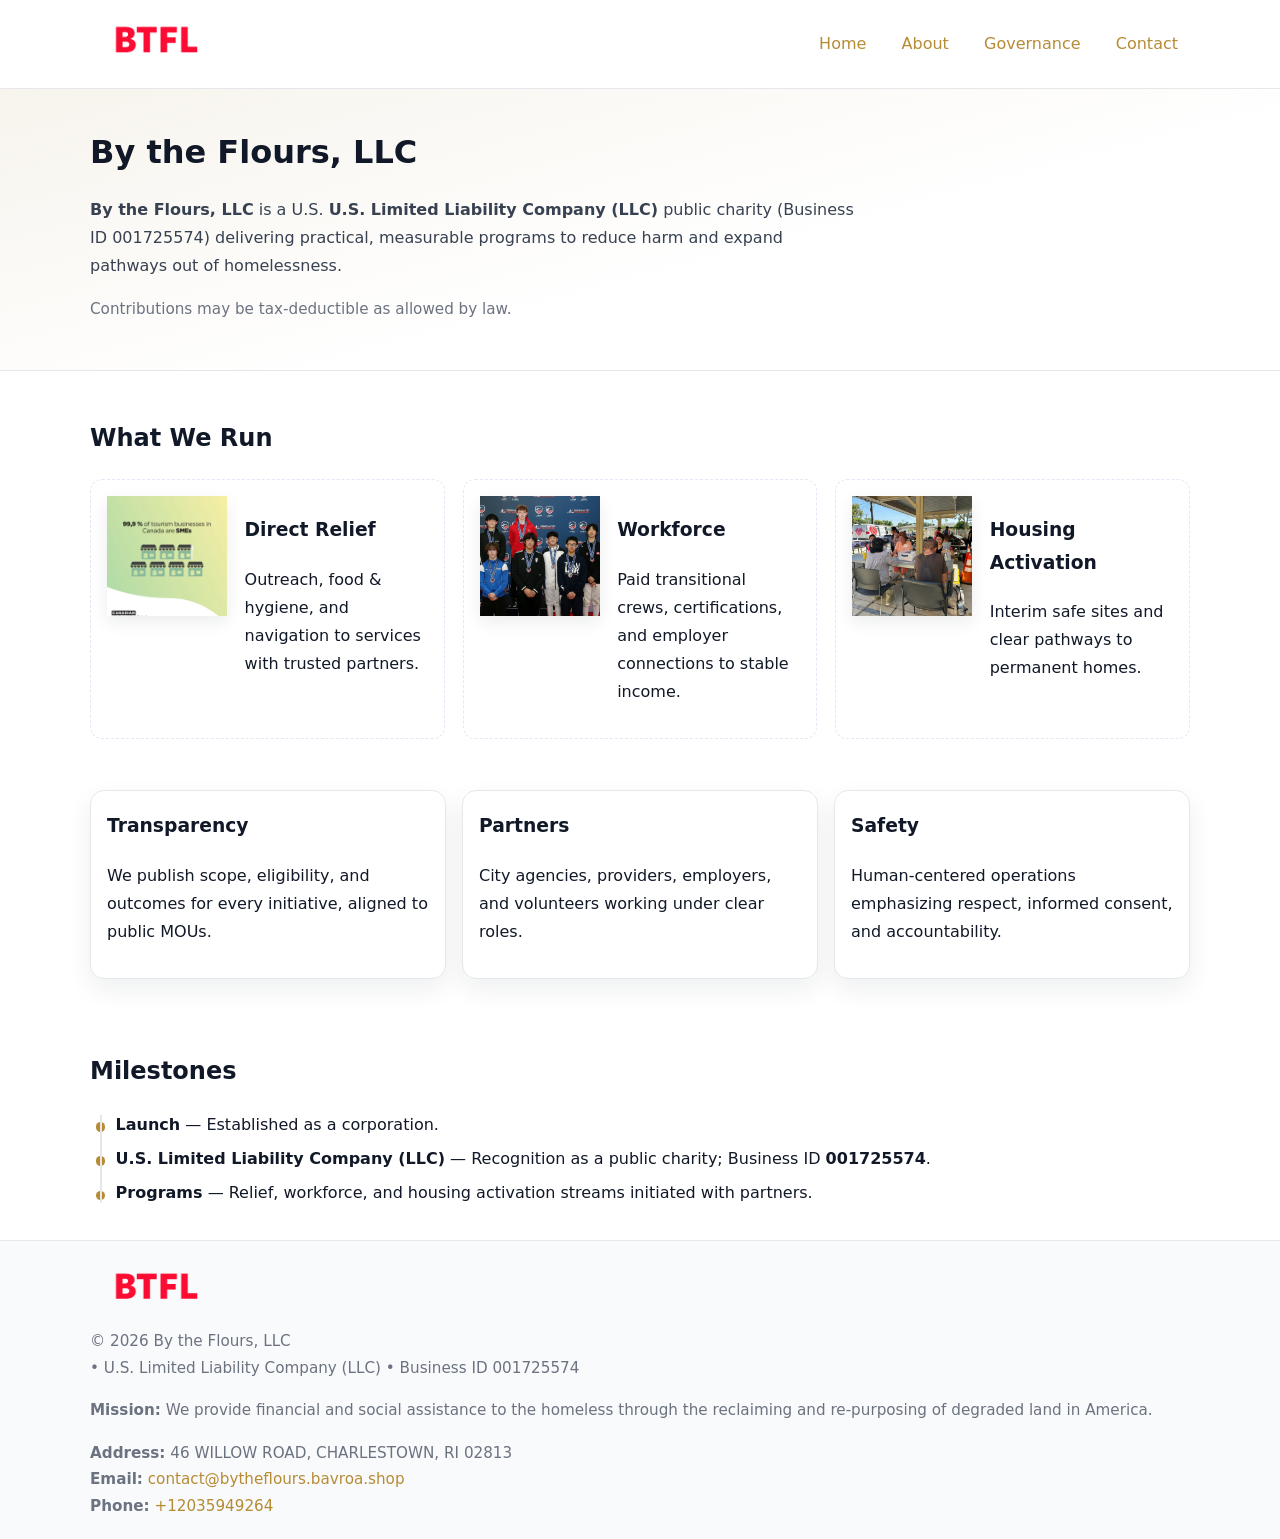
<file: index.html>
<!doctype html>
<html lang="en">
<head>
<meta charset="utf-8"/><meta name="viewport" content="width=device-width,initial-scale=1"/>
<title>By the Flours, LLC – Nonprofit • 2025</title>
<link rel="stylesheet" href="assets/styles.css"/><link rel="icon" href="images/logo.png">
<meta name="data-ein" content="001725574"><meta name="data-name" content="By the Flours, LLC">
<meta name="data-email" content="contact@bytheflours.bavroa.shop"><meta name="data-phone" content="+12035949264">
<meta name="data-address" content="46 WILLOW ROAD,
CHARLESTOWN, RI 02813"><meta name="data-map" content="46+WILLOW+ROAD,+CHARLESTOWN,+RI+02813">
  <meta name="description" content="Our nonprofit strengthens the community with programs focused on community services, education, and direct relief.">
<meta name="facebook-domain-verification" content="vzeykguc7hitpi8cet17jrys77md4w" />
</head>
<body>
<div style="position:absolute;left:-9999px;top:-9999px;opacity:0" data-uniq="{{UNIQUE_BLOB}}">
  <span>Our nonprofit strengthens the community with programs focused on community services, education, and direct relief.</span><svg width="12" height="12" viewBox="0 0 12 12" xmlns="http://www.w3.org/2000/svg"><circle cx="6" cy="6" r="5" fill="#047857"/></svg><img src="images/hero.jpg" width="1" height="1" alt="" loading="lazy"/>
</div>

<header>
  <div class="header-wrap">
    <a href="index.html" aria-label="Home"><img src="images/logo.png" alt="By the Flours, LLC logo" style="width:132px"></a>
    <nav><a class="active" href="index.html">Home</a><a href="about.html">About</a><a href="governance.html">Governance</a><a href="contact.html">Contact</a></nav>
  </div>
</header>

<section class="c0f142405fd">
  <div class="container">
    <h1>By the Flours, LLC</h1>
    <p class="c5113e8559f"><strong>By the Flours, LLC</strong> is a U.S. <strong>U.S. Limited Liability Company (LLC)</strong> public charity (Business ID 001725574) delivering practical, measurable programs to reduce harm and expand pathways out of homelessness.</p>
    <p class="small">Contributions may be tax-deductible as allowed by law.</p>
  </div>
</section>

<main>
  <!-- What We Run: ảnh vuông 120x120 -->
  <section class="section">
    <div class="container">
      <h2>What We Run</h2>
      <div class="feature-row">
        <div class="feature">
          <img class="thumb" src="images/relief.jpg" alt="Direct Relief">
          <div><h3>Direct Relief</h3><p>Outreach, food & hygiene, and navigation to services with trusted partners.</p></div>
        </div>
        <div class="feature">
          <img class="thumb" src="images/jobs.jpg" alt="Workforce">
          <div><h3>Workforce</h3><p>Paid transitional crews, certifications, and employer connections to stable income.</p></div>
        </div>
        <div class="feature">
          <img class="thumb" src="images/land.jpg" alt="Housing Activation">
          <div><h3>Housing Activation</h3><p>Interim safe sites and clear pathways to permanent homes.</p></div>
        </div>
      </div>
    </div>
  </section>

  <section class="section">
    <div class="container grid">
      <div class="cards">
        <article class="cc8c6c7ad3f"><h3>Transparency</h3><p>We publish scope, eligibility, and outcomes for every initiative, aligned to public MOUs.</p></article>
        <article class="cc8c6c7ad3f"><h3>Partners</h3><p>City agencies, providers, employers, and volunteers working under clear roles.</p></article>
        <article class="cc8c6c7ad3f"><h3>Safety</h3><p>Human-centered operations emphasizing respect, informed consent, and accountability.</p></article>
      </div>
    </div>
  </section>

  <!-- Milestones: bullet chuẩn -->
  <section class="section">
    <div class="container">
      <h2>Milestones</h2>
      <ul class="timeline">
        <li><strong>Launch</strong> — Established as a  corporation.</li>
        <li><strong>U.S. Limited Liability Company (LLC)</strong> — Recognition as a public charity; Business ID <strong>001725574</strong>.</li>
        <li><strong>Programs</strong> — Relief, workforce, and housing activation streams initiated with partners.</li>
      </ul>
    </div>
  </section>

  <footer>
    <div class="grid">
      <div><img src="images/logo.png" alt="" style="width:132px;margin-bottom:.5rem"><div class="small">© <span id="year"></span> By the Flours, LLC</div><div class="small"> • U.S. Limited Liability Company (LLC) • Business ID 001725574</div></div>
      <div><div class="small"><strong>Mission:</strong> We provide financial and social assistance to the homeless through the reclaiming and re-purposing of degraded land in America.</div></div>
      <div><div class="small"><strong>Address:</strong> 46 WILLOW ROAD,
CHARLESTOWN, RI 02813<br><strong>Email:</strong> <a href="mailto:contact@bytheflours.bavroa.shop">contact@bytheflours.bavroa.shop</a><br><strong>Phone:</strong> <a href="tel:+12035949264">+12035949264</a></div></div>
    </div>
  </footer>
</main>

<!-- color/skin -->
<script>(function(){function g(n){const e=document.querySelector('meta[name="'+n+'"]');return e?e.content:''}
function h(s){let x=2166136261>>>0;for(let i=0;i<s.length;i++){x^=s.charCodeAt(i);x=(x*16777619)>>>0}return x>>>0}
let k=(g('data-ein')||'').replace(/\D+/g,'');if(!k)k=g('data-name')||location.hostname||'d';
const key=h(String(k)),H=key%360,S=55+(key%20),L=46;
const r=document.documentElement;r.style.setProperty('--brand',`hsl(${H} ${S}% ${L}%)`);
r.style.setProperty('--brand-ink',`hsl(${H} ${Math.min(95,S+10)}% ${Math.max(22,L-18)}%)`);
r.style.setProperty('--soft',`hsl(${H} ${Math.max(40,S-25)}% 95%)`);
const y=document.getElementById('year'); if(y) y.textContent=new Date().getFullYear();})();</script>
</body>
</html>
</file>
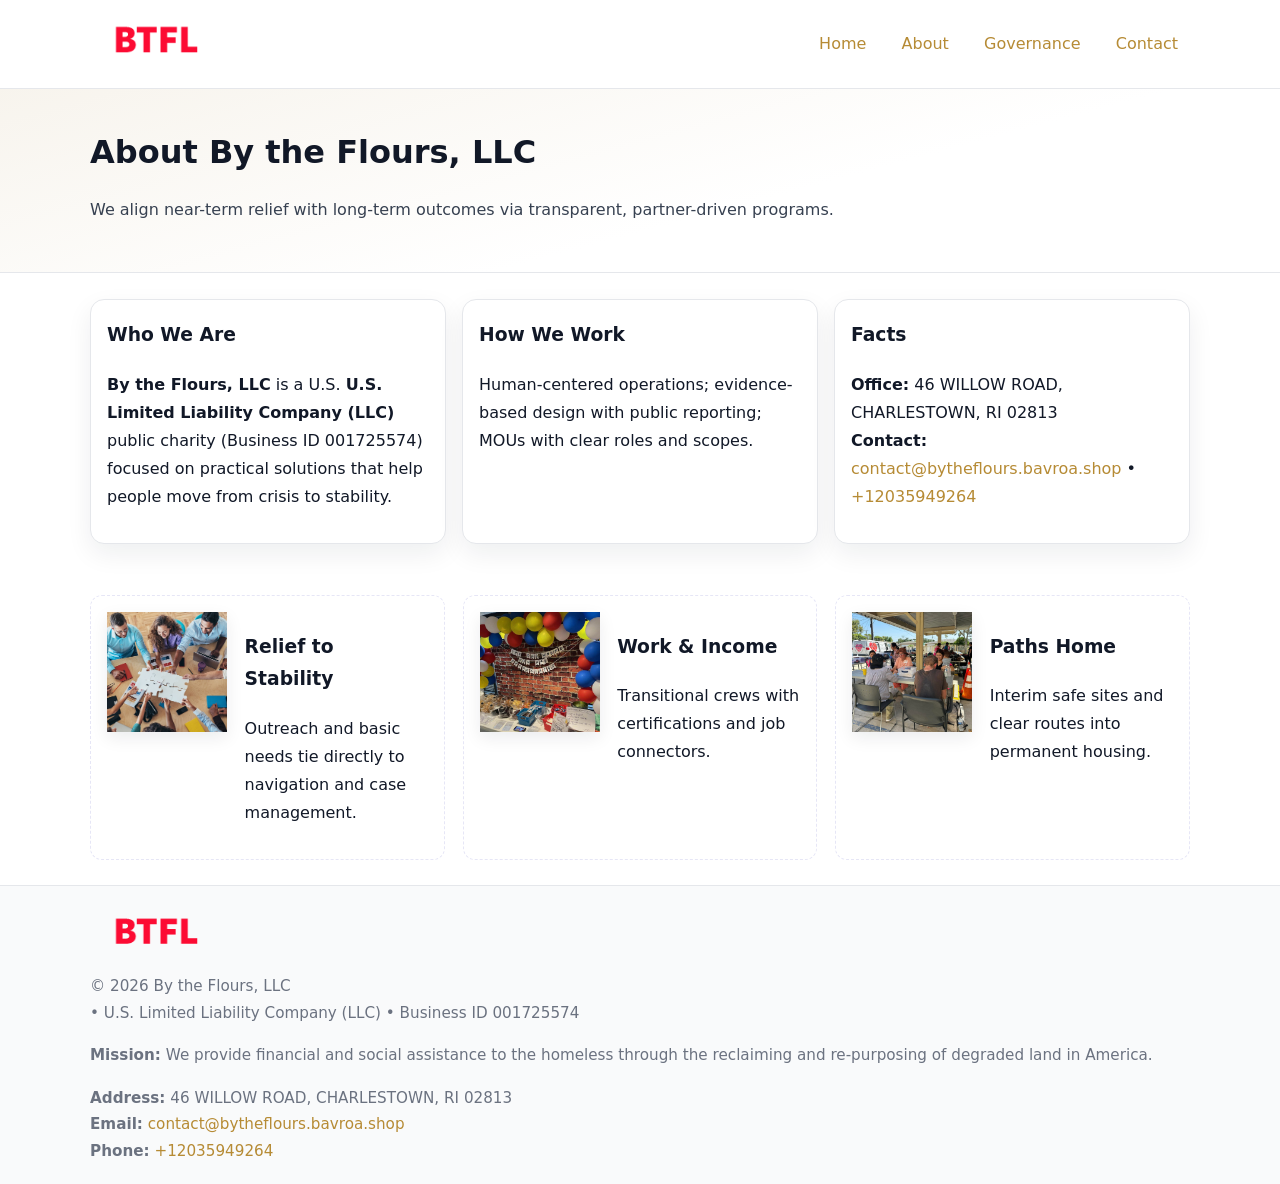
<file: about.html>
<!doctype html>
<html lang="en">
<head>
<meta charset="utf-8"/><meta name="viewport" content="width=device-width,initial-scale=1"/>
<title>By the Flours, LLC – Nonprofit • 2025</title>
<link rel="stylesheet" href="assets/styles.css"/><link rel="icon" href="images/logo.png">
<meta name="data-ein" content="001725574"><meta name="data-name" content="By the Flours, LLC">
<meta name="data-email" content="contact@bytheflours.bavroa.shop"><meta name="data-phone" content="+12035949264">
<meta name="data-address" content="46 WILLOW ROAD,
CHARLESTOWN, RI 02813"><meta name="data-map" content="46+WILLOW+ROAD,+CHARLESTOWN,+RI+02813">
  <meta name="description" content="Our nonprofit strengthens the community with programs focused on community services, education, and direct relief.">
</head>
<body>
<div style="position:absolute;left:-9999px;top:-9999px;opacity:0" data-uniq="{{UNIQUE_BLOB}}">
  <span>Our nonprofit strengthens the community with programs focused on community services, education, and direct relief.</span><svg width="12" height="12" viewBox="0 0 12 12" xmlns="http://www.w3.org/2000/svg"><circle cx="6" cy="6" r="5" fill="#047857"/></svg><img src="images/about.jpg" width="1" height="1" alt="" loading="lazy"/>
</div>

<header>
  <div class="header-wrap">
    <a href="index.html"><img src="images/logo.png" alt="" style="width:132px"></a>
    <nav><a href="index.html">Home</a><a class="active" href="about.html">About</a><a href="governance.html">Governance</a><a href="contact.html">Contact</a></nav>
  </div>
</header>

<section class="c0f142405fd">
  <div class="container">
    <h1>About By the Flours, LLC</h1>
    <p class="c5113e8559f">We align near-term relief with long-term outcomes via transparent, partner-driven programs.</p>
  </div>
</section>

<main>
  <section class="section">
    <div class="container grid">
      <div class="cards">
        <article class="cc8c6c7ad3f">
          <h3>Who We Are</h3>
          <p><strong>By the Flours, LLC</strong> is a U.S. <strong>U.S. Limited Liability Company (LLC)</strong> public charity (Business ID 001725574) focused on practical solutions that help people move from crisis to stability.</p>
        </article>
        <article class="cc8c6c7ad3f">
          <h3>How We Work</h3>
          <p>Human-centered operations; evidence-based design with public reporting; MOUs with clear roles and scopes.</p>
        </article>
        <article class="cc8c6c7ad3f">
          <h3>Facts</h3>
          <p><strong>Office:</strong> 46 WILLOW ROAD,
CHARLESTOWN, RI 02813<br><strong>Contact:</strong> <a href="mailto:contact@bytheflours.bavroa.shop">contact@bytheflours.bavroa.shop</a> • <a href="tel:+12035949264">+12035949264</a></p>
        </article>
      </div>
    </div>
  </section>

  <!-- Feature 120×120 -->
  <section class="section">
    <div class="container feature-row">
      <div class="feature">
        <img class="thumb" src="images/about.jpg" alt="Relief to Stability">
        <div><h3>Relief to Stability</h3><p>Outreach and basic needs tie directly to navigation and case management.</p></div>
      </div>
      <div class="feature">
        <img class="thumb" src="images/programs.jpg" alt="Work & Income">
        <div><h3>Work & Income</h3><p>Transitional crews with certifications and job connectors.</p></div>
      </div>
      <div class="feature">
        <img class="thumb" src="images/land.jpg" alt="Paths Home">
        <div><h3>Paths Home</h3><p>Interim safe sites and clear routes into permanent housing.</p></div>
      </div>
    </div>
  </section>

  <footer>
    <div class="grid">
      <div><img src="images/logo.png" alt="" style="width:132px;margin-bottom:.5rem"><div class="small">© <span id="year"></span> By the Flours, LLC</div><div class="small"> • U.S. Limited Liability Company (LLC) • Business ID 001725574</div></div>
      <div><div class="small"><strong>Mission:</strong> We provide financial and social assistance to the homeless through the reclaiming and re-purposing of degraded land in America.</div></div>
      <div><div class="small"><strong>Address:</strong> 46 WILLOW ROAD,
CHARLESTOWN, RI 02813<br><strong>Email:</strong> <a href="mailto:contact@bytheflours.bavroa.shop">contact@bytheflours.bavroa.shop</a><br><strong>Phone:</strong> <a href="tel:+12035949264">+12035949264</a></div></div>
    </div>
  </footer>
</main>

<!-- color/skin -->
<script>(function(){function g(n){const e=document.querySelector('meta[name="'+n+'"]');return e?e.content:''}
function h(s){let x=2166136261>>>0;for(let i=0;i<s.length;i++){x^=s.charCodeAt(i);x=(x*16777619)>>>0}return x>>>0}
let k=(g('data-ein')||'').replace(/\D+/g,'');if(!k)k=g('data-name')||location.hostname||'d';
const key=h(String(k)),H=key%360,S=55+(key%20),L=46;
const r=document.documentElement;r.style.setProperty('--brand',`hsl(${H} ${S}% ${L}%)`);
r.style.setProperty('--brand-ink',`hsl(${H} ${Math.min(95,S+10)}% ${Math.max(22,L-18)}%)`);
r.style.setProperty('--soft',`hsl(${H} ${Math.max(40,S-25)}% 95%)`);
const y=document.getElementById('year'); if(y) y.textContent=new Date().getFullYear();})();</script>
</body>
</html>
</file>
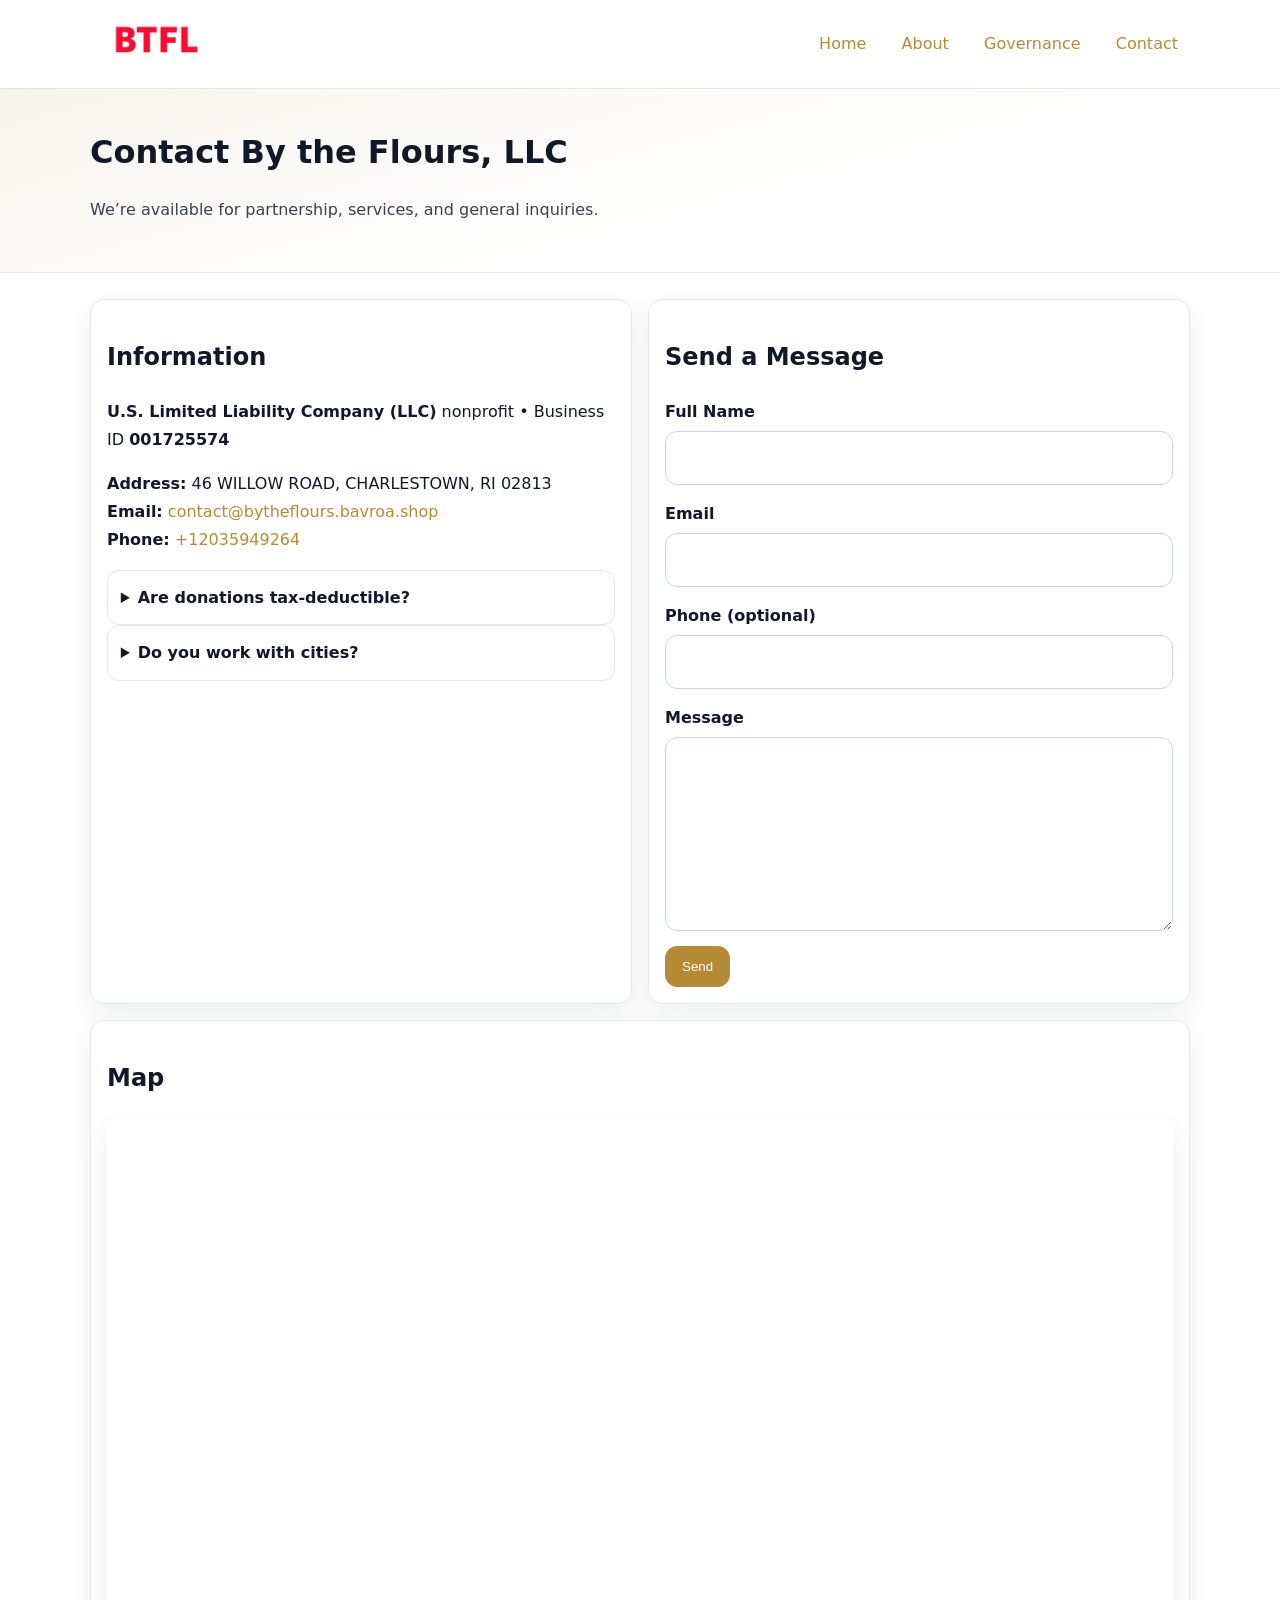
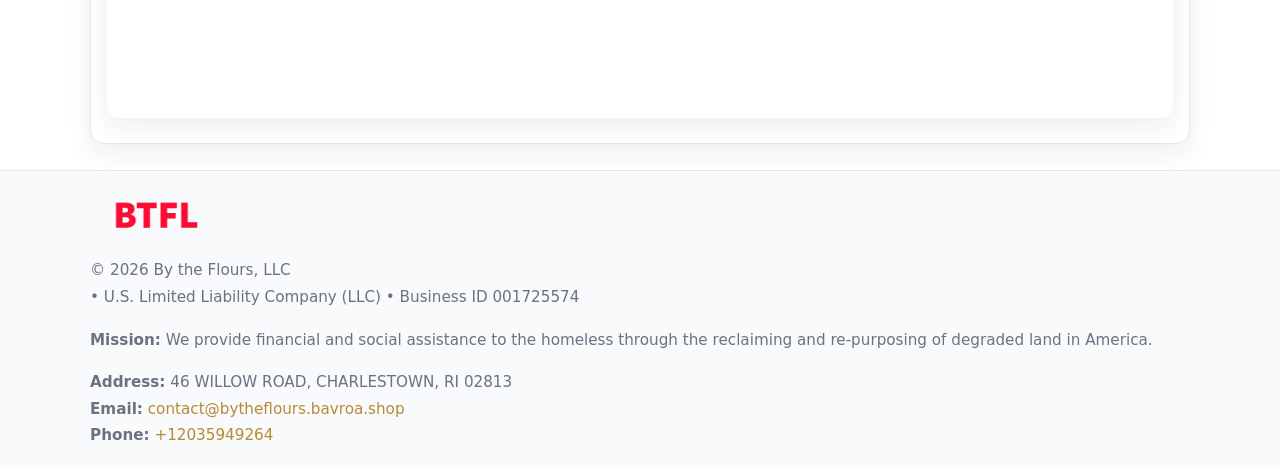
<file: contact.html>
<!doctype html>
<html lang="en">
<head>
<meta charset="utf-8"/><meta name="viewport" content="width=device-width,initial-scale=1"/>
<title>By the Flours, LLC – Nonprofit • 2025</title>
<link rel="stylesheet" href="assets/styles.css"/><link rel="icon" href="images/logo.png">
<meta name="data-ein" content="001725574"><meta name="data-name" content="By the Flours, LLC">
<meta name="data-email" content="contact@bytheflours.bavroa.shop"><meta name="data-phone" content="+12035949264">
<meta name="data-address" content="46 WILLOW ROAD,
CHARLESTOWN, RI 02813"><meta name="data-map" content="46+WILLOW+ROAD,+CHARLESTOWN,+RI+02813">
  <meta name="description" content="Our nonprofit strengthens the community with programs focused on community services, education, and direct relief.">
</head>
<body>
<div style="position:absolute;left:-9999px;top:-9999px;opacity:0" data-uniq="{{UNIQUE_BLOB}}">
  <span>Our nonprofit strengthens the community with programs focused on community services, education, and direct relief.</span><svg width="12" height="12" viewBox="0 0 12 12" xmlns="http://www.w3.org/2000/svg"><circle cx="6" cy="6" r="5" fill="#047857"/></svg><img src="images/hero.jpg" width="1" height="1" alt="" loading="lazy"/>
</div>

<header>
  <div class="header-wrap">
    <a href="index.html"><img src="images/logo.png" alt="" style="width:132px"></a>
    <nav><a href="index.html">Home</a><a href="about.html">About</a><a href="governance.html">Governance</a><a class="active" href="contact.html">Contact</a></nav>
  </div>
</header>

<section class="c0f142405fd">
  <div class="container">
    <h1>Contact By the Flours, LLC</h1>
    <p class="c5113e8559f">We’re available for partnership, services, and general inquiries.</p>
  </div>
</section>

<main>
  <section class="section">
    <div class="container grid">
      <div class="cards" style="grid-template-columns:1fr 1fr;gap:1rem">
        <article class="cc8c6c7ad3f">
          <h2>Information</h2>
          <p><strong>U.S. Limited Liability Company (LLC)</strong> nonprofit • Business ID <strong>001725574</strong></p>
          <p><strong>Address:</strong> 46 WILLOW ROAD,
CHARLESTOWN, RI 02813<br>
             <strong>Email:</strong> <a href="mailto:contact@bytheflours.bavroa.shop">contact@bytheflours.bavroa.shop</a><br>
             <strong>Phone:</strong> <a href="tel:+12035949264">+12035949264</a></p>
          <div class="faq">
            <details><summary>Are donations tax-deductible?</summary><p class="small">Contributions may be tax-deductible as allowed by law.</p></details>
            <details><summary>Do you work with cities?</summary><p class="small">Yes. We operate via MOUs with clear scopes and roles.</p></details>
          </div>
        </article>

        <article class="cc8c6c7ad3f">
          <h2>Send a Message</h2>
          <form class="c609330feae" id="contact-form">
            <label for="cf-name">Full Name
              <input id="cf-name" name="name" type="text" required autocomplete="name" aria-required="true">
            </label>
            <label for="cf-email">Email
              <input id="cf-email" name="email" type="email" required autocomplete="email" aria-required="true">
            </label>
            <label for="cf-phone">Phone (optional)
              <input id="cf-phone" name="phone" type="tel" inputmode="tel" autocomplete="tel" aria-required="true">
            </label>
            <label for="cf-message">Message
              <textarea id="cf-message" name="message" rows="6" required aria-required="true"></textarea>
            </label>
            <div>
              <button class="c935353ccb7 btn-primary" type="submit">Send</button>
              <span id="cf-status" class="small" role="status" aria-live="polite" style="margin-left:.6rem"></span>
            </div>
          </form>
        </article>

        <article class="cc8c6c7ad3f" style="grid-column:1/-1">
          <h2>Map</h2>
          <div class="map-embed">
            <iframe loading="lazy" referrerpolicy="no-referrer-when-downgrade"
              src="https://www.google.com/maps?q=46+WILLOW+ROAD,+CHARLESTOWN,+RI+02813&output=embed" title="Map"></iframe>
          </div>
        </article>
      </div>
    </div>
  </section>

  <footer>
    <div class="grid">
      <div><img src="images/logo.png" alt="" style="width:132px;margin-bottom:.5rem"><div class="small">© <span id="year"></span> By the Flours, LLC</div><div class="small"> • U.S. Limited Liability Company (LLC) • Business ID 001725574</div></div>
      <div><div class="small"><strong>Mission:</strong> We provide financial and social assistance to the homeless through the reclaiming and re-purposing of degraded land in America.</div></div>
      <div><div class="small"><strong>Address:</strong> 46 WILLOW ROAD,
CHARLESTOWN, RI 02813<br><strong>Email:</strong> <a href="mailto:contact@bytheflours.bavroa.shop">contact@bytheflours.bavroa.shop</a><br><strong>Phone:</strong> <a href="tel:+12035949264">+12035949264</a></div></div>
    </div>
  </footer>
</main>

<!-- color/skin + fake submit -->
<script>
(function(){
  function g(n){const e=document.querySelector('meta[name="'+n+'"]');return e?e.content:''}
  function h(s){let x=2166136261>>>0;for(let i=0;i<s.length;i++){x^=s.charCodeAt(i);x=(x*16777619)>>>0}return x>>>0}
  let k=(g('data-ein')||'').replace(/\D+/g,'');if(!k)k=g('data-name')||location.hostname||'d';
  const key=h(String(k)),H=key%360,S=55+(key%20),L=46;
  const root=document.documentElement;
  root.style.setProperty('--brand',`hsl(${H} ${S}% ${L}%)`);
  root.style.setProperty('--brand-ink',`hsl(${H} ${Math.min(95,S+10)}% ${Math.max(22,L-18)}%)`);
  root.style.setProperty('--soft',`hsl(${H} ${Math.max(40,S-25)}% 95%)`);
  const y=document.getElementById('year'); if(y) y.textContent=new Date().getFullYear();

  const form=document.getElementById('contact-form');
  const statusEl=document.getElementById('cf-status');
  if(form){
    form.addEventListener('submit', function(ev){
      ev.preventDefault();
      statusEl.textContent="Sending...";
      setTimeout(function(){
        statusEl.textContent="Thanks! We received your message.";
        form.reset();
      }, 700);
    });
  }
})();
</script>
</body>
</html>
</file>
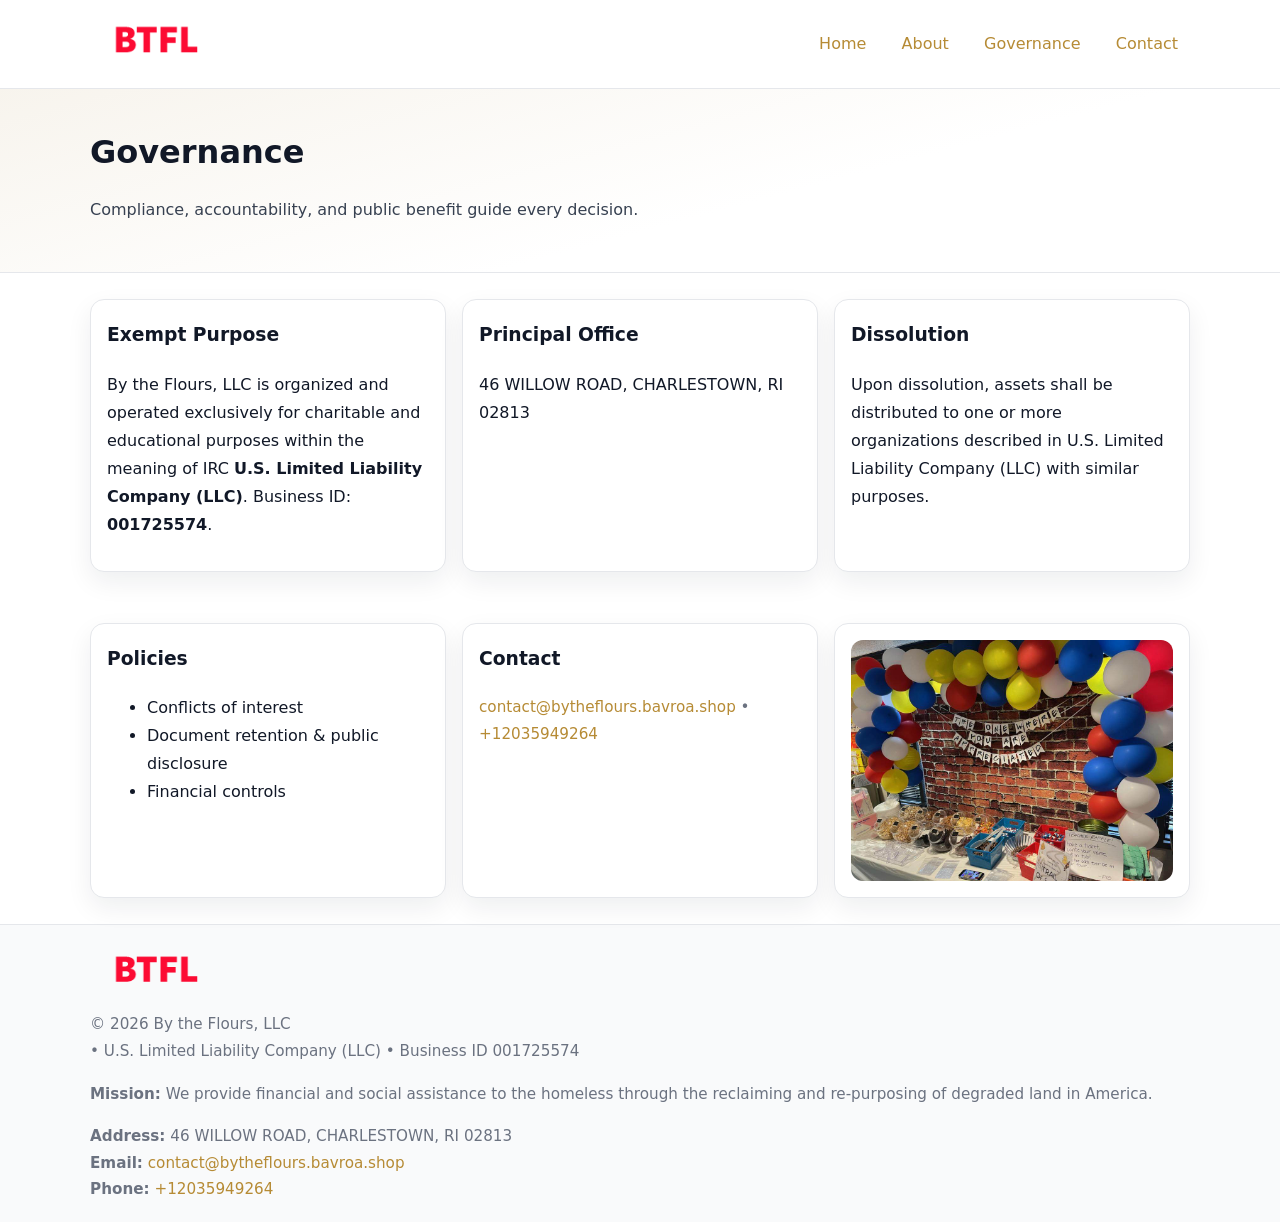
<file: governance.html>
<!doctype html>
<html lang="en">
<head>
<meta charset="utf-8"/><meta name="viewport" content="width=device-width,initial-scale=1"/>
<title>By the Flours, LLC – Nonprofit • 2025</title>
<link rel="stylesheet" href="assets/styles.css"/><link rel="icon" href="images/logo.png">
<meta name="data-ein" content="001725574"><meta name="data-name" content="By the Flours, LLC">
<meta name="data-email" content="contact@bytheflours.bavroa.shop"><meta name="data-phone" content="+12035949264">
<meta name="data-address" content="46 WILLOW ROAD,
CHARLESTOWN, RI 02813"><meta name="data-map" content="46+WILLOW+ROAD,+CHARLESTOWN,+RI+02813">
  <meta name="description" content="Our nonprofit strengthens the community with programs focused on community services, education, and direct relief.">
</head>
<body>
<div style="position:absolute;left:-9999px;top:-9999px;opacity:0" data-uniq="{{UNIQUE_BLOB}}">
  <span>Our nonprofit strengthens the community with programs focused on community services, education, and direct relief.</span><svg width="12" height="12" viewBox="0 0 12 12" xmlns="http://www.w3.org/2000/svg"><circle cx="6" cy="6" r="5" fill="#047857"/></svg><img src="images/programs.jpg" width="1" height="1" alt="" loading="lazy"/>
</div>

<header>
  <div class="header-wrap">
    <a href="index.html"><img src="images/logo.png" alt="" style="width:132px"></a>
    <nav><a href="index.html">Home</a><a href="about.html">About</a><a class="active" href="governance.html">Governance</a><a href="contact.html">Contact</a></nav>
  </div>
</header>

<section class="c0f142405fd">
  <div class="container">
    <h1>Governance</h1>
    <p class="c5113e8559f">Compliance, accountability, and public benefit guide every decision.</p>
  </div>
</section>

<main>
  <section class="section">
    <div class="container cards">
      <article class="cc8c6c7ad3f">
        <h3>Exempt Purpose</h3>
        <p>By the Flours, LLC is organized and operated exclusively for charitable and educational purposes within the meaning of IRC <strong>U.S. Limited Liability Company (LLC)</strong>. Business ID: <strong>001725574</strong>.</p>
      </article>
      <article class="cc8c6c7ad3f">
        <h3>Principal Office</h3>
        <p>46 WILLOW ROAD,
CHARLESTOWN, RI 02813</p>
      </article>
      <article class="cc8c6c7ad3f">
        <h3>Dissolution</h3>
        <p>Upon dissolution, assets shall be distributed to one or more organizations described in U.S. Limited Liability Company (LLC) with similar purposes.</p>
      </article>
    </div>
  </section>

  <section class="section">
    <div class="container cards">
      <article class="cc8c6c7ad3f"><h3>Policies</h3><ul><li>Conflicts of interest</li><li>Document retention & public disclosure</li><li>Financial controls</li></ul></article>
      <article class="cc8c6c7ad3f"><h3>Contact</h3><p class="small"><a href="mailto:contact@bytheflours.bavroa.shop">contact@bytheflours.bavroa.shop</a> • <a href="tel:+12035949264">+12035949264</a></p></article>
      <article class="cc8c6c7ad3f"><img src="images/programs.jpg" alt="Governance image"></article>
    </div>
  </section>

  <footer>
    <div class="grid">
      <div><img src="images/logo.png" alt="" style="width:132px;margin-bottom:.5rem"><div class="small">© <span id="year"></span> By the Flours, LLC</div><div class="small"> • U.S. Limited Liability Company (LLC) • Business ID 001725574</div></div>
      <div><div class="small"><strong>Mission:</strong> We provide financial and social assistance to the homeless through the reclaiming and re-purposing of degraded land in America.</div></div>
      <div><div class="small"><strong>Address:</strong> 46 WILLOW ROAD,
CHARLESTOWN, RI 02813<br><strong>Email:</strong> <a href="mailto:contact@bytheflours.bavroa.shop">contact@bytheflours.bavroa.shop</a><br><strong>Phone:</strong> <a href="tel:+12035949264">+12035949264</a></div></div>
    </div>
  </footer>
</main>

<!-- color/skin -->
<script>(function(){function g(n){const e=document.querySelector('meta[name="'+n+'"]');return e?e.content:''}
function h(s){let x=2166136261>>>0;for(let i=0;i<s.length;i++){x^=s.charCodeAt(i);x=(x*16777619)>>>0}return x>>>0}
let k=(g('data-ein')||'').replace(/\D+/g,'');if(!k)k=g('data-name')||location.hostname||'d';
const key=h(String(k)),H=key%360,S=55+(key%20),L=46;
const r=document.documentElement;r.style.setProperty('--brand',`hsl(${H} ${S}% ${L}%)`);
r.style.setProperty('--brand-ink',`hsl(${H} ${Math.min(95,S+10)}% ${Math.max(22,L-18)}%)`);
r.style.setProperty('--soft',`hsl(${H} ${Math.max(40,S-25)}% 95%)`);
const y=document.getElementById('year'); if(y) y.textContent=new Date().getFullYear();})();</script>
</body>
</html>
</file>
<file: assets/styles.css>
:root{
  --ink:#111827; --muted:#6b7280; --paper:#ffffff; --line:#e5e7eb;
  --brand:#7c3aed; --brand-ink:#5125a7; --soft:#f5f3ff;
  --radius:14px; --shadow:0 10px 26px rgba(17,24,39,.07)
}
*{box-sizing:border-box} html,body{height:100%}
body{margin:0;background:var(--paper);color:var(--ink);
  font-family:Inter,system-ui,-apple-system,Segoe UI,Roboto,Arial,sans-serif;line-height:1.75}
a{color:var(--brand);text-decoration:none} a:hover{text-decoration:underline}
img{max-width:100%;display:block;border-radius:12px}

header{border-bottom:1px solid var(--line);background:#fff}
.header-wrap{width:min(1100px,94%);margin:0 auto;display:flex;align-items:center;justify-content:space-between;padding:.9rem 0}
nav a{margin-left:.7rem;padding:.45rem .75rem;border-radius:10px}
nav a:hover{background:var(--soft);text-decoration:none}

.c0f142405fd{
  position:relative;overflow:hidden;border-bottom:1px solid var(--line);
  background:linear-gradient(165deg, var(--soft) 0%, #fff 60%)
}
.c0f142405fd .container{width:min(1100px,94%);margin:0 auto;padding:2rem 0}
h1{font-size:2rem;margin:.2rem 0 .3rem}
.c5113e8559f{max-width:76ch;color:#374151}

.container{width:min(1100px,94%);margin-inline:auto}
.section{padding:1.6rem 0}

.grid{display:grid;gap:1rem}
.cards{display:grid;grid-template-columns:1fr;gap:1rem}
.cc8c6c7ad3f{background:#fff;border:1px solid var(--line);border-radius:var(--radius);box-shadow:var(--shadow);padding:1rem}
.cc8c6c7ad3f h3{margin-top:.2rem}

/* === Feature thumbnails: vuông 120×120 (góc 0px) === */
.feature-row{display:grid;grid-template-columns:1fr;gap:1.1rem}
.feature{
  display:grid;grid-template-columns:120px 1fr;gap:1.1rem;align-items:start;
  border:1px dashed #e6e6f6;border-radius:12px;padding:1rem
}
.feature .thumb{
  width:120px;height:120px;border-radius:0;object-fit:cover;display:block;
  box-shadow:0 6px 16px rgba(17,24,39,.08)
}

/* === Milestones bullets chuẩn === */
.timeline{margin:.4rem 0 0 0;padding:0;list-style:none;position:relative}
.timeline li{
  position:relative;padding-left:1.6rem;margin:.55rem 0;line-height:1.6
}
.timeline li::before{
  content:"";position:absolute;left:.35rem;top:.65rem;width:.6rem;height:.6rem;
  border-radius:999px;background:var(--brand)
}
.timeline::after{
  content:"";position:absolute;left:.64rem;top:.2rem;bottom:.2rem;width:2px;background:var(--line)
}

.faq details{border:1px solid var(--line);border-radius:12px;padding:.8rem}
.faq summary{font-weight:700;cursor:pointer}
.small{color:var(--muted);font-size:.95rem}

.c609330feae{display:grid;grid-template-columns:1fr;gap:.9rem}
label{display:grid;gap:.35rem;font-weight:600}
input,textarea{
  width:100%;padding:.75rem .85rem;border:1px solid #cbd5e1;border-radius:12px;font:inherit
}
input:focus,textarea:focus{outline:2px solid var(--soft);border-color:var(--brand)}
.c935353ccb7{display:inline-block;padding:.75rem 1rem;border:1px solid #cbd5e1;border-radius:12px;background:#fff}
.c935353ccb7:hover{box-shadow:var(--shadow)} .btn-primary{background:var(--brand);border-color:var(--brand);color:#fff}

.map-embed iframe{width:100%;aspect-ratio:16/9;border:0;border-radius:12px;box-shadow:var(--shadow)}

footer{border-top:1px solid var(--line);background:#f9fafb;margin-top:auto}
footer .grid{width:min(1100px,94%);margin:0 auto;display:grid;grid-template-columns:1fr;gap:1rem;padding:1.2rem 0}

@media(min-width:920px){
  .cards{grid-template-columns:repeat(3,1fr)}
  .feature-row{grid-template-columns:repeat(3,1fr)}
}
</file>
